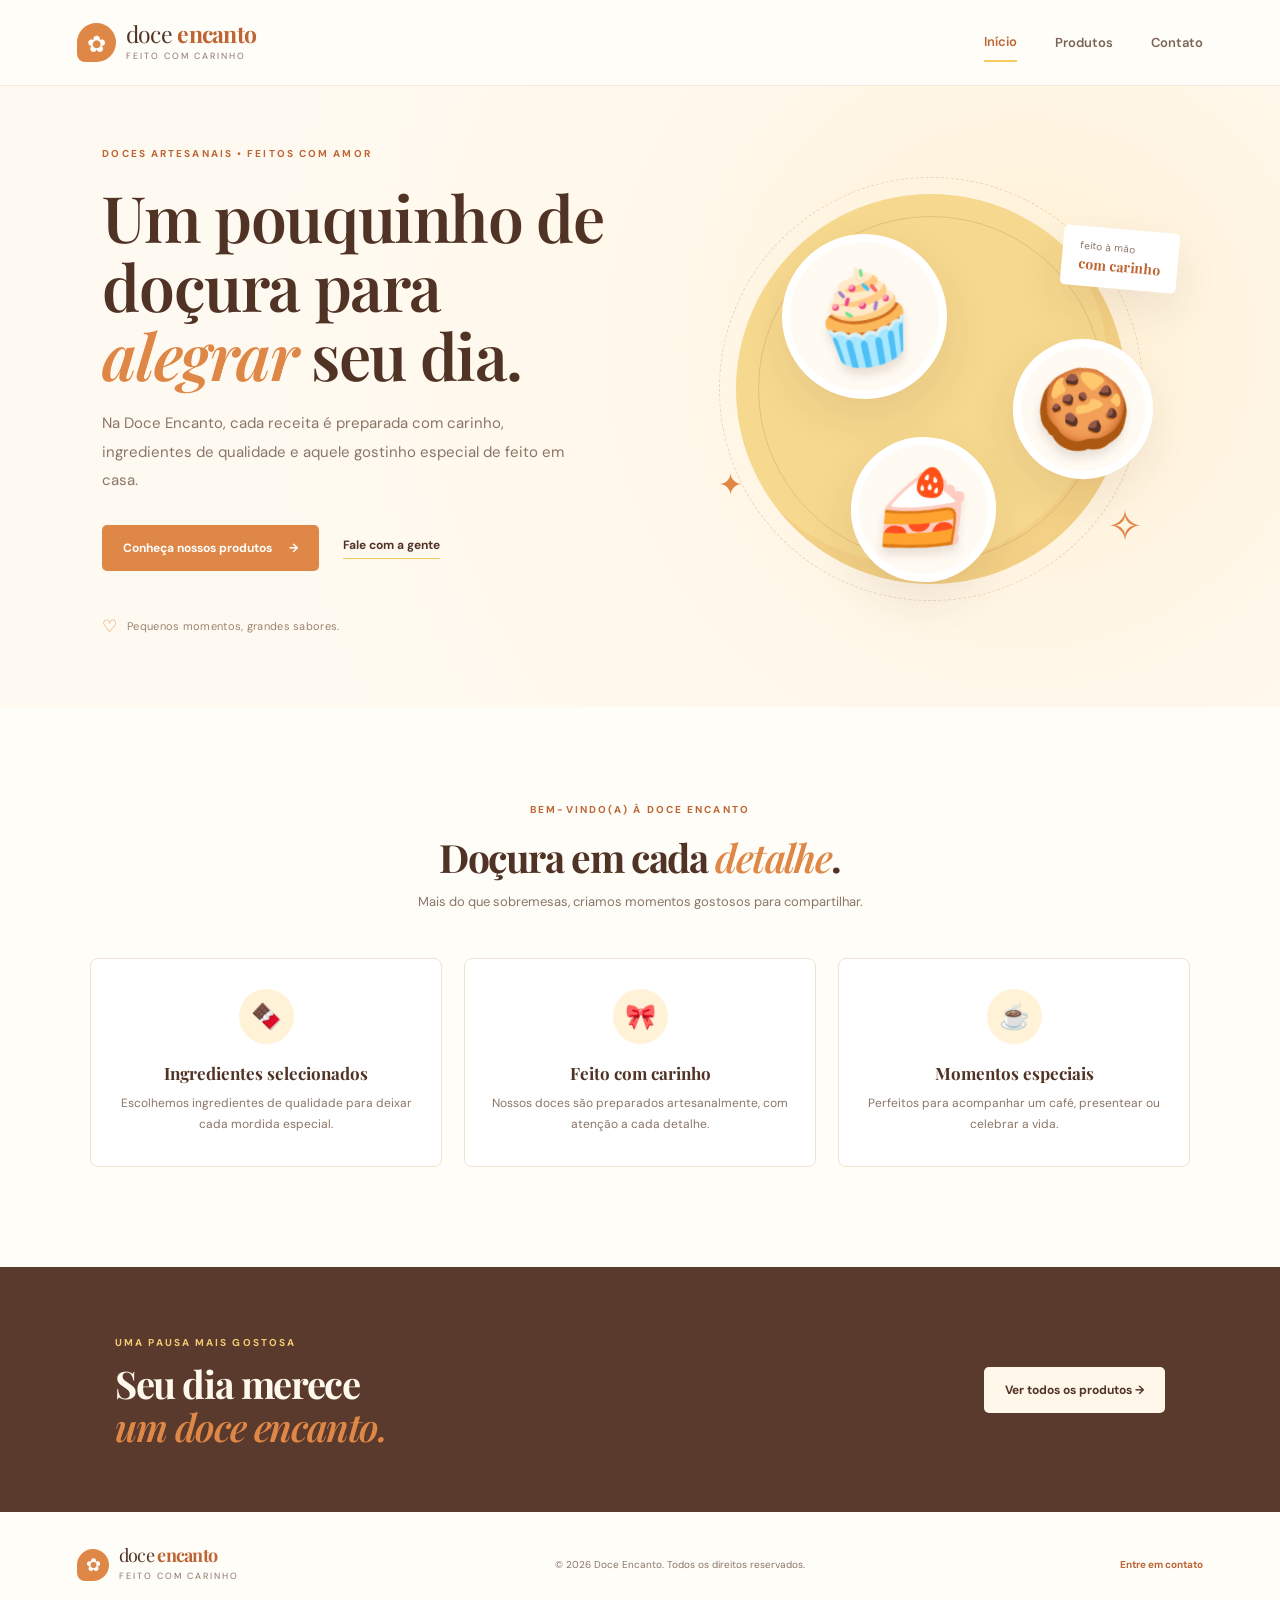
<file: index.html>
<!DOCTYPE html>
<html lang="pt-BR">
<head>
  <meta charset="UTF-8">
  <meta name="viewport" content="width=device-width, initial-scale=1.0">
  <meta name="description" content="Doce Encanto: doces artesanais feitos com carinho.">
  <title>Doce Encanto | Início</title>
  <link rel="preconnect" href="https://fonts.googleapis.com">
  <link rel="preconnect" href="https://fonts.gstatic.com" crossorigin>
  <link href="https://fonts.googleapis.com/css2?family=DM+Sans:wght@400;500;600;700&family=Playfair+Display:wght@600;700&display=swap" rel="stylesheet">
  <link rel="stylesheet" href="style.css">
  <script src="script.js" defer></script>
</head>
<body>
  <header class="site-header">
    <a class="logo" href="index.html"><span class="logo-mark">✿</span><span>doce <strong>encanto</strong><small>feito com carinho</small></span></a>
    <button class="menu-toggle" aria-label="Abrir menu" aria-expanded="false">☰</button>
    <nav class="nav">
      <a class="active" href="index.html">Início</a>
      <a href="produtos.html">Produtos</a>
      <a href="contato.html">Contato</a>
    </nav>
  </header>

  <main>
    <section class="hero">
      <div class="hero-copy">
        <span class="eyebrow">DOCES ARTESANAIS • FEITOS COM AMOR</span>
        <h1>Um pouquinho de doçura para <em>alegrar</em> seu dia.</h1>
        <p>Na Doce Encanto, cada receita é preparada com carinho, ingredientes de qualidade e aquele gostinho especial de feito em casa.</p>
        <div class="hero-actions">
          <a class="button button-primary" href="produtos.html">Conheça nossos produtos <span>→</span></a>
          <a class="text-link" href="contato.html">Fale com a gente</a>
        </div>
        <div class="hero-note"><span>♡</span> Pequenos momentos, grandes sabores.</div>
      </div>
      <div class="hero-art" aria-label="Ilustração de doces artesanais">
        <div class="art-circle"></div>
        <div class="floating-tag">feito à mão<br><strong>com carinho</strong></div>
        <div class="dessert dessert-cupcake"><span>🧁</span></div>
        <div class="dessert dessert-cookie"><span>🍪</span></div>
        <div class="dessert dessert-cake"><span>🍰</span></div>
        <div class="sparkle sparkle-one">✦</div><div class="sparkle sparkle-two">✧</div>
      </div>
    </section>

    <section class="intro section-wrap">
      <div class="section-heading">
        <span class="eyebrow">BEM-VINDO(A) À DOCE ENCANTO</span>
        <h2>Doçura em cada <em>detalhe</em>.</h2>
        <p>Mais do que sobremesas, criamos momentos gostosos para compartilhar.</p>
      </div>
      <div class="values-grid">
        <article class="value-card"><span class="value-icon">🍫</span><h3>Ingredientes selecionados</h3><p>Escolhemos ingredientes de qualidade para deixar cada mordida especial.</p></article>
        <article class="value-card"><span class="value-icon">🎀</span><h3>Feito com carinho</h3><p>Nossos doces são preparados artesanalmente, com atenção a cada detalhe.</p></article>
        <article class="value-card"><span class="value-icon">☕</span><h3>Momentos especiais</h3><p>Perfeitos para acompanhar um café, presentear ou celebrar a vida.</p></article>
      </div>
    </section>

    <section class="highlight">
      <div><span class="eyebrow">UMA PAUSA MAIS GOSTOSA</span><h2>Seu dia merece<br><em>um doce encanto.</em></h2></div>
      <a class="button button-light" href="produtos.html">Ver todos os produtos →</a>
    </section>
  </main>

  <footer class="footer"><a class="logo logo-footer" href="index.html"><span class="logo-mark">✿</span><span>doce <strong>encanto</strong><small>feito com carinho</small></span></a><p>© <span class="year"></span> Doce Encanto. Todos os direitos reservados.</p><a href="contato.html">Entre em contato</a></footer>
</body>
</html>
</file>
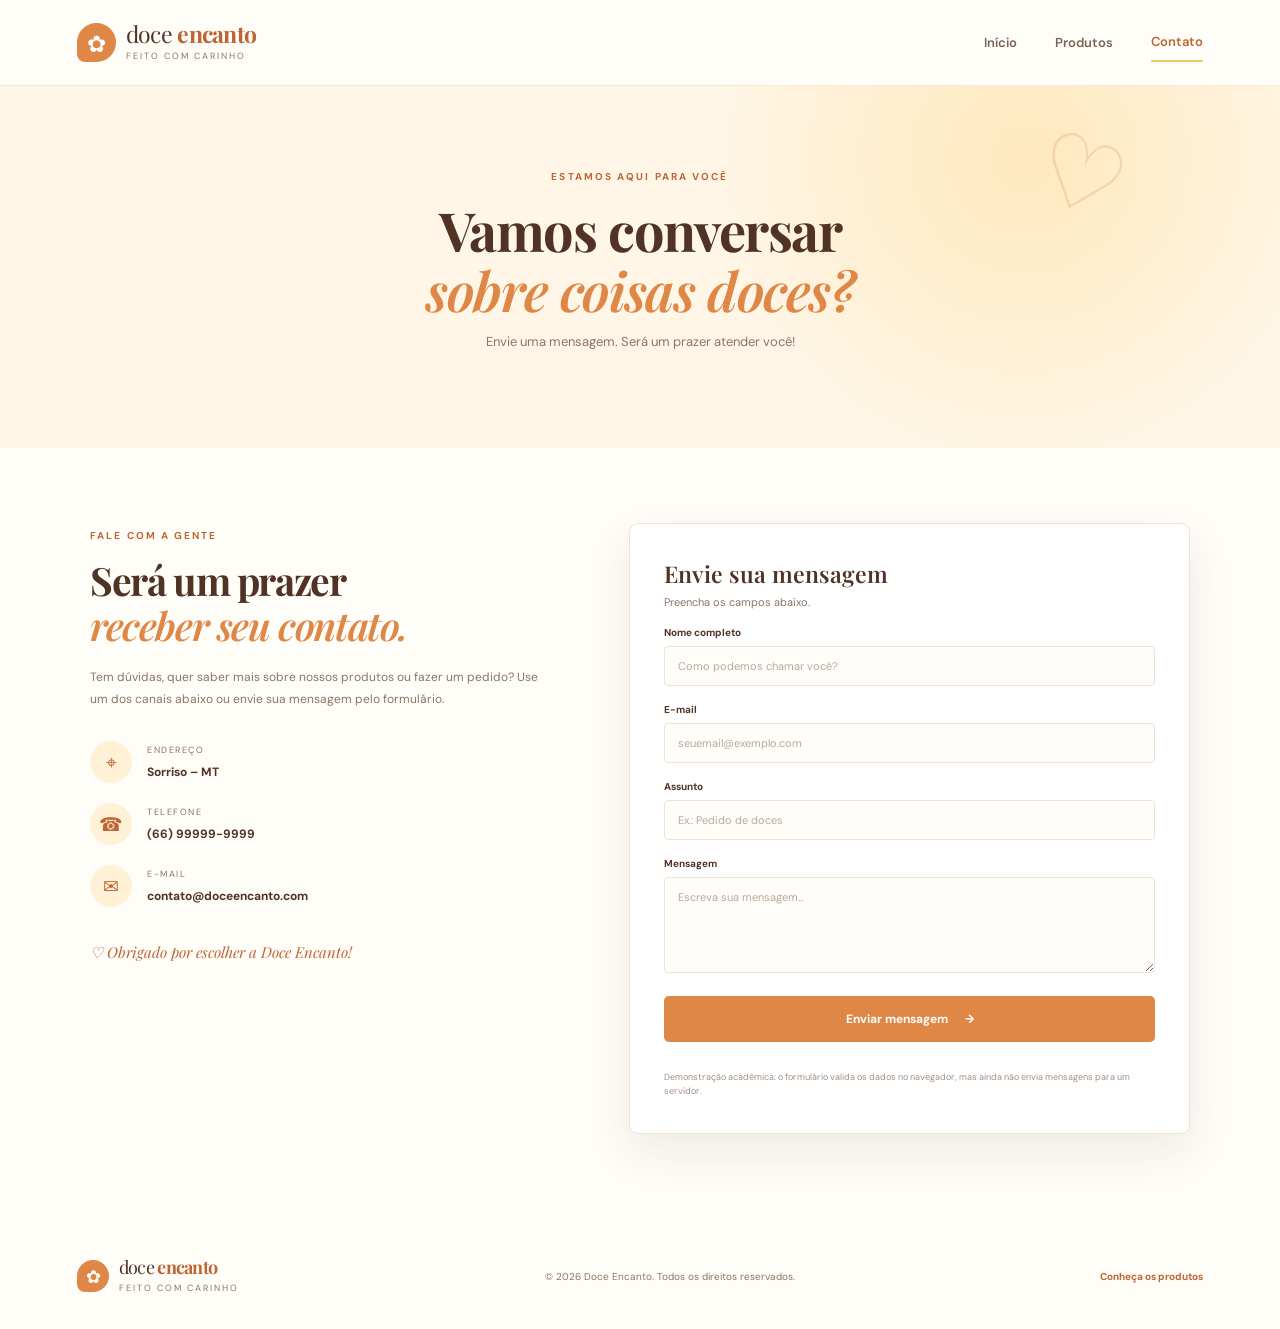
<file: contato.html>
<!DOCTYPE html>
<html lang="pt-BR">
<head>
  <meta charset="UTF-8">
  <meta name="viewport" content="width=device-width, initial-scale=1.0">
  <meta name="description" content="Entre em contato com a Doce Encanto.">
  <title>Doce Encanto | Contato</title>
  <link rel="preconnect" href="https://fonts.googleapis.com">
  <link rel="preconnect" href="https://fonts.gstatic.com" crossorigin>
  <link href="https://fonts.googleapis.com/css2?family=DM+Sans:wght@400;500;600;700&family=Playfair+Display:wght@600;700&display=swap" rel="stylesheet">
  <link rel="stylesheet" href="style.css">
  <script src="script.js" defer></script>
</head>
<body>
  <header class="site-header">
    <a class="logo" href="index.html"><span class="logo-mark">✿</span><span>doce <strong>encanto</strong><small>feito com carinho</small></span></a>
    <button class="menu-toggle" aria-label="Abrir menu" aria-expanded="false">☰</button>
    <nav class="nav"><a href="index.html">Início</a><a href="produtos.html">Produtos</a><a class="active" href="contato.html">Contato</a></nav>
  </header>

  <main>
    <section class="page-banner contact-banner">
      <span class="eyebrow">ESTAMOS AQUI PARA VOCÊ</span>
      <h1>Vamos conversar<br><em>sobre coisas doces?</em></h1>
      <p>Envie uma mensagem. Será um prazer atender você!</p>
      <span class="banner-decoration">♡</span>
    </section>

    <section class="section-wrap contact-layout">
      <div class="contact-details">
        <span class="eyebrow">FALE COM A GENTE</span>
        <h2>Será um prazer<br><em>receber seu contato.</em></h2>
        <p class="contact-intro">Tem dúvidas, quer saber mais sobre nossos produtos ou fazer um pedido? Use um dos canais abaixo ou envie sua mensagem pelo formulário.</p>
        <div class="contact-item"><span>⌖</span><div><small>ENDEREÇO</small><strong>Sorriso – MT</strong></div></div>
        <div class="contact-item"><span>☎</span><div><small>TELEFONE</small><strong>(66) 99999-9999</strong></div></div>
        <div class="contact-item"><span>✉</span><div><small>E-MAIL</small><strong>contato@doceencanto.com</strong></div></div>
        <div class="contact-note">♡ Obrigado por escolher a Doce Encanto!</div>
      </div>
      <form class="contact-form" id="contactForm">
        <h3>Envie sua mensagem</h3>
        <p>Preencha os campos abaixo.</p>
        <label for="name">Nome completo</label>
        <input id="name" name="name" type="text" placeholder="Como podemos chamar você?" required>
        <label for="email">E-mail</label>
        <input id="email" name="email" type="email" placeholder="seuemail@exemplo.com" required>
        <label for="subject">Assunto</label>
        <input id="subject" name="subject" type="text" placeholder="Ex.: Pedido de doces">
        <label for="message">Mensagem</label>
        <textarea id="message" name="message" rows="5" placeholder="Escreva sua mensagem..." required></textarea>
        <button class="button button-primary submit-button" type="submit">Enviar mensagem <span>→</span></button>
        <p class="form-feedback" id="formFeedback" role="status" aria-live="polite"></p>
        <small class="form-disclaimer">Demonstração acadêmica: o formulário valida os dados no navegador, mas ainda não envia mensagens para um servidor.</small>
      </form>
    </section>
  </main>

  <footer class="footer"><a class="logo logo-footer" href="index.html"><span class="logo-mark">✿</span><span>doce <strong>encanto</strong><small>feito com carinho</small></span></a><p>© <span class="year"></span> Doce Encanto. Todos os direitos reservados.</p><a href="produtos.html">Conheça os produtos</a></footer>
</body>
</html>
</file>
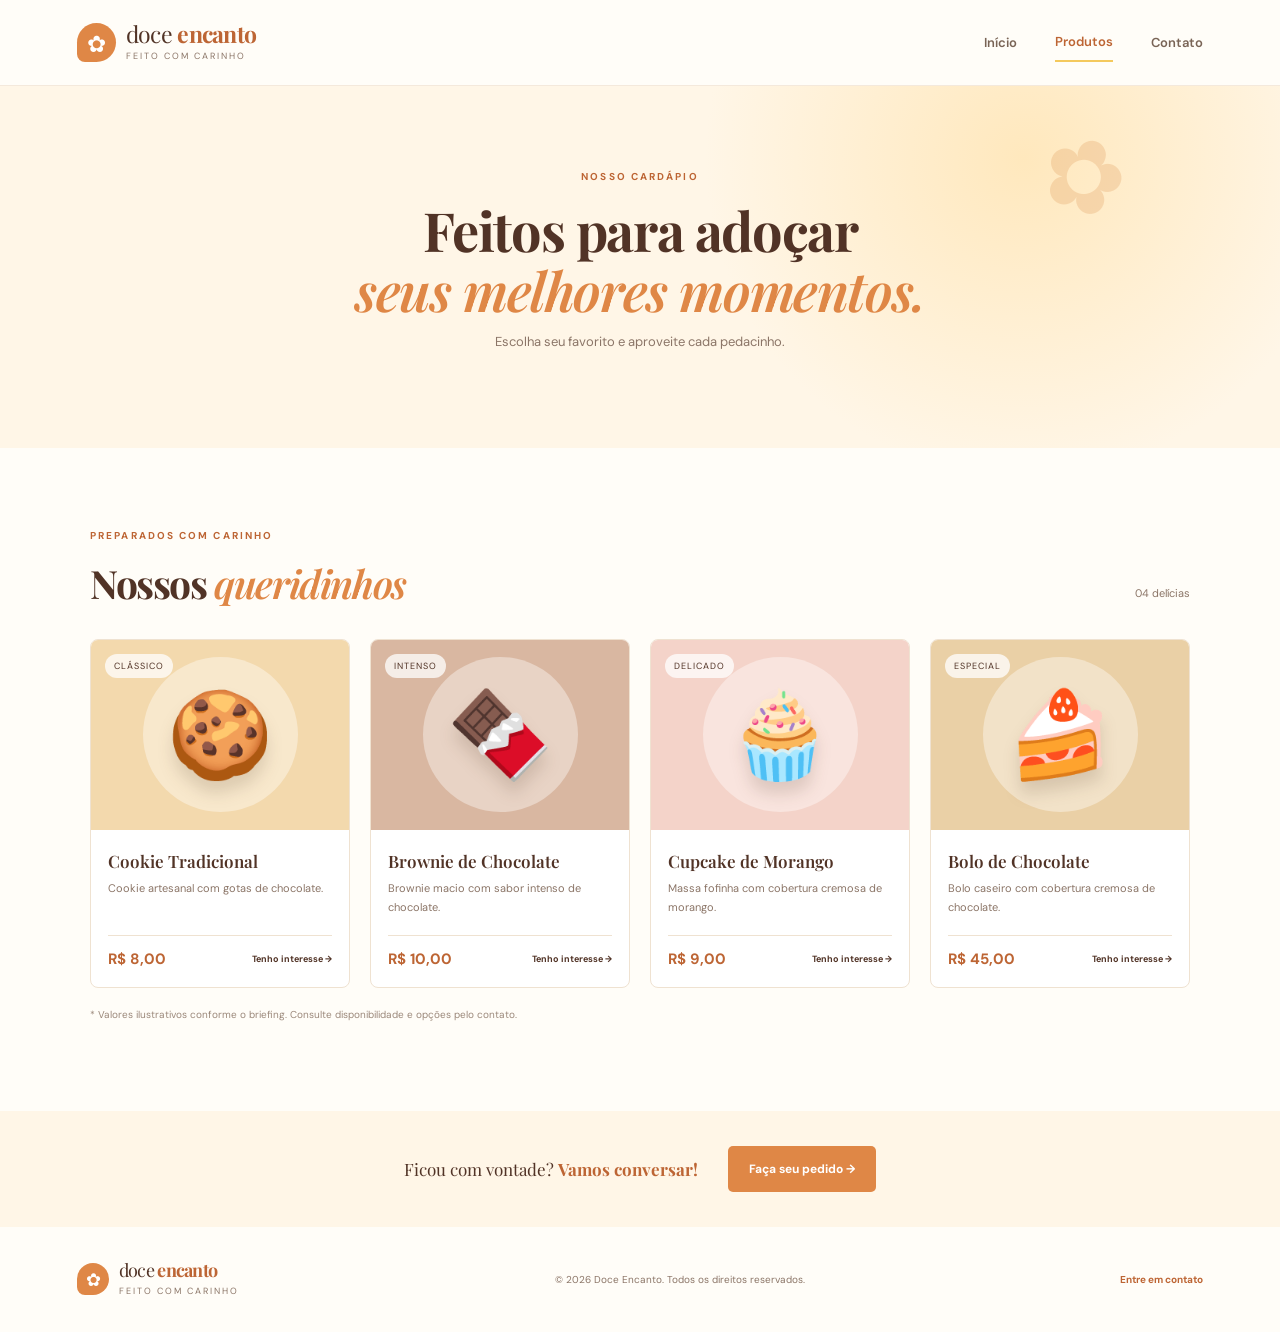
<file: produtos.html>
<!DOCTYPE html>
<html lang="pt-BR">
<head>
  <meta charset="UTF-8">
  <meta name="viewport" content="width=device-width, initial-scale=1.0">
  <meta name="description" content="Conheça os doces artesanais da Doce Encanto.">
  <title>Doce Encanto | Produtos</title>
  <link rel="preconnect" href="https://fonts.googleapis.com">
  <link rel="preconnect" href="https://fonts.gstatic.com" crossorigin>
  <link href="https://fonts.googleapis.com/css2?family=DM+Sans:wght@400;500;600;700&family=Playfair+Display:wght@600;700&display=swap" rel="stylesheet">
  <link rel="stylesheet" href="style.css">
  <script src="script.js" defer></script>
</head>
<body>
  <header class="site-header">
    <a class="logo" href="index.html"><span class="logo-mark">✿</span><span>doce <strong>encanto</strong><small>feito com carinho</small></span></a>
    <button class="menu-toggle" aria-label="Abrir menu" aria-expanded="false">☰</button>
    <nav class="nav"><a href="index.html">Início</a><a class="active" href="produtos.html">Produtos</a><a href="contato.html">Contato</a></nav>
  </header>

  <main>
    <section class="page-banner">
      <span class="eyebrow">NOSSO CARDÁPIO</span>
      <h1>Feitos para adoçar<br><em>seus melhores momentos.</em></h1>
      <p>Escolha seu favorito e aproveite cada pedacinho.</p>
      <span class="banner-decoration">✿</span>
    </section>

    <section class="section-wrap products-section">
      <div class="products-top"><div><span class="eyebrow">PREPARADOS COM CARINHO</span><h2>Nossos <em>queridinhos</em></h2></div><span class="product-count">04 delícias</span></div>
      <div class="product-grid">
        <article class="product-card">
          <div class="product-visual visual-cookie"><span>🍪</span><small>clássico</small></div>
          <div class="product-info"><h3>Cookie Tradicional</h3><p>Cookie artesanal com gotas de chocolate.</p><div class="product-bottom"><strong>R$ 8,00</strong><a class="order-link" href="contato.html?produto=Cookie%20Tradicional">Tenho interesse →</a></div></div>
        </article>
        <article class="product-card">
          <div class="product-visual visual-brownie"><span>🍫</span><small>intenso</small></div>
          <div class="product-info"><h3>Brownie de Chocolate</h3><p>Brownie macio com sabor intenso de chocolate.</p><div class="product-bottom"><strong>R$ 10,00</strong><a class="order-link" href="contato.html?produto=Brownie%20de%20Chocolate">Tenho interesse →</a></div></div>
        </article>
        <article class="product-card">
          <div class="product-visual visual-cupcake"><span>🧁</span><small>delicado</small></div>
          <div class="product-info"><h3>Cupcake de Morango</h3><p>Massa fofinha com cobertura cremosa de morango.</p><div class="product-bottom"><strong>R$ 9,00</strong><a class="order-link" href="contato.html?produto=Cupcake%20de%20Morango">Tenho interesse →</a></div></div>
        </article>
        <article class="product-card">
          <div class="product-visual visual-cake"><span>🍰</span><small>especial</small></div>
          <div class="product-info"><h3>Bolo de Chocolate</h3><p>Bolo caseiro com cobertura cremosa de chocolate.</p><div class="product-bottom"><strong>R$ 45,00</strong><a class="order-link" href="contato.html?produto=Bolo%20de%20Chocolate">Tenho interesse →</a></div></div>
        </article>
      </div>
      <p class="menu-observation">* Valores ilustrativos conforme o briefing. Consulte disponibilidade e opções pelo contato.</p>
    </section>
    <section class="mini-cta"><p>Ficou com vontade? <strong>Vamos conversar!</strong></p><a class="button button-primary" href="contato.html">Faça seu pedido →</a></section>
  </main>

  <footer class="footer"><a class="logo logo-footer" href="index.html"><span class="logo-mark">✿</span><span>doce <strong>encanto</strong><small>feito com carinho</small></span></a><p>© <span class="year"></span> Doce Encanto. Todos os direitos reservados.</p><a href="contato.html">Entre em contato</a></footer>
</body>
</html>
</file>
<file: style.css>
/* Estilos gerais da Doce Encanto */
:root {
  --cream: #fffaf1;
  --paper: #fffdf8;
  --yellow: #f4c95d;
  --orange: #df8746;
  --orange-dark: #bd6534;
  --brown: #513326;
  --muted: #8b7567;
  --line: #efe2d1;
  --shadow: 0 18px 45px rgba(83, 49, 30, .09);
}
* { box-sizing: border-box; }
html { scroll-behavior: smooth; }
body { margin: 0; background: var(--paper); color: var(--brown); font-family: "DM Sans", sans-serif; }
a { color: inherit; text-decoration: none; }
.site-header { height: 86px; display: flex; align-items: center; justify-content: space-between; padding: 0 max(6%, calc((100% - 1180px)/2)); background: rgba(255,253,248,.96); border-bottom: 1px solid rgba(239,226,209,.7); position: relative; z-index: 5; }
.logo { display: inline-flex; align-items: center; gap: 10px; font-family: "Playfair Display", serif; font-size: 23px; line-height: .95; letter-spacing: -.7px; }
.logo strong { color: var(--orange-dark); }
.logo small { display: block; margin-top: 6px; color: var(--muted); font: 9px "DM Sans", sans-serif; letter-spacing: 2px; text-transform: uppercase; }
.logo-mark { display: grid; place-items: center; width: 39px; height: 39px; color: #fff; background: var(--orange); border-radius: 50% 50% 50% 8px; font-size: 23px; }
.nav { display: flex; align-items: center; gap: 38px; color: #796456; font-size: 13px; font-weight: 600; }
.nav a { padding: 10px 0; transition: color .2s; }
.nav a:hover, .nav a.active { color: var(--orange-dark); }
.nav a.active { border-bottom: 2px solid var(--yellow); }
.menu-toggle { display: none; border: 0; background: none; color: var(--brown); font-size: 25px; cursor: pointer; }
.hero { min-height: 565px; display: grid; grid-template-columns: 1.05fr .95fr; align-items: center; gap: 35px; padding: 55px max(8%, calc((100% - 1100px)/2)) 70px; background: radial-gradient(circle at 80% 42%, #fff0d3 0, #fff7e9 32%, #fffaf1 70%); overflow: hidden; }
.hero-copy { max-width: 540px; position: relative; z-index: 1; }
.eyebrow { color: var(--orange-dark); font-size: 10px; font-weight: 700; letter-spacing: 2.1px; }
h1, h2, h3, p { margin-top: 0; }
h1, h2 { font-family: "Playfair Display", serif; letter-spacing: -1.4px; }
.hero h1 { margin: 20px 0; font-size: clamp(43px, 5vw, 64px); line-height: 1.08; font-weight: 600; }
h1 em, h2 em { color: var(--orange); font-weight: 600; }
.hero-copy > p { max-width: 480px; color: var(--muted); font-size: 15px; line-height: 1.9; }
.hero-actions { display: flex; align-items: center; flex-wrap: wrap; gap: 24px; margin-top: 30px; }
.button { display: inline-flex; align-items: center; justify-content: center; gap: 17px; border: 0; border-radius: 5px; padding: 15px 21px; font: 700 12px "DM Sans", sans-serif; cursor: pointer; transition: transform .2s, box-shadow .2s; }
.button:hover { transform: translateY(-2px); box-shadow: 0 10px 22px rgba(100,57,30,.13); }
.button-primary { background: var(--orange); color: white; }
.button-primary:hover { background: var(--orange-dark); }
.text-link { color: var(--brown); font-size: 12px; font-weight: 700; border-bottom: 1px solid var(--yellow); padding-bottom: 5px; }
.hero-note { margin-top: 44px; color: #9b8372; font-size: 11px; letter-spacing: .3px; }
.hero-note span { color: var(--orange); font-size: 17px; vertical-align: -2px; margin-right: 6px; }
.hero-art { min-height: 410px; position: relative; display: grid; place-items: center; }
.art-circle { width: min(390px, 90%); aspect-ratio: 1; border-radius: 50%; background: #f6d88e; box-shadow: inset -18px -20px 0 rgba(219,151,67,.12); position: absolute; }
.art-circle:before, .art-circle:after { content: ""; position: absolute; border: 1px solid rgba(184,116,58,.25); border-radius: 50%; inset: 22px; }
.art-circle:after { inset: -17px; border-style: dashed; }
.dessert { position: absolute; display: grid; place-items: center; background: #fffaf2; border: 8px solid #fff; border-radius: 50%; box-shadow: var(--shadow); }
.dessert span { filter: drop-shadow(0 7px 4px rgba(70,40,20,.12)); }
.dessert-cupcake { width: 165px; height: 165px; top: 50px; left: 20%; transform: rotate(-10deg); }
.dessert-cupcake span { font-size: 92px; }
.dessert-cookie { width: 140px; height: 140px; right: 5%; top: 155px; transform: rotate(12deg); }
.dessert-cookie span { font-size: 78px; }
.dessert-cake { width: 145px; height: 145px; bottom: 12px; left: 34%; transform: rotate(8deg); }
.dessert-cake span { font-size: 78px; }
.floating-tag { position: absolute; right: 0; top: 45px; z-index: 2; padding: 12px 17px; background: white; border-radius: 5px; box-shadow: var(--shadow); color: var(--muted); font-size: 10px; line-height: 1.5; transform: rotate(5deg); }
.floating-tag strong { color: var(--orange-dark); font-family: "Playfair Display", serif; font-size: 14px; }
.sparkle { position: absolute; color: var(--orange); font-size: 30px; }
.sparkle-one { left: 7%; bottom: 90px; }.sparkle-two { right: 7%; bottom: 40px; font-size: 43px; }
.section-wrap { width: min(1100px, 86%); margin: auto; }
.intro { padding-top: 90px; padding-bottom: 100px; }
.section-heading { text-align: center; }
.section-heading h2, .products-top h2, .contact-details h2 { font-size: 39px; margin: 13px 0 10px; }
.section-heading p { color: var(--muted); font-size: 13px; }
.values-grid { display: grid; grid-template-columns: repeat(3, 1fr); gap: 22px; margin-top: 48px; }
.value-card { padding: 30px 25px; text-align: center; border: 1px solid var(--line); border-radius: 8px; background: #fff; transition: transform .2s, box-shadow .2s; }
.value-card:hover, .product-card:hover { transform: translateY(-5px); box-shadow: var(--shadow); }
.value-icon { display: grid; place-items: center; width: 55px; height: 55px; margin: 0 auto 18px; border-radius: 50%; background: #fff2d6; font-size: 25px; }
.value-card h3 { font-family: "Playfair Display", serif; font-size: 17px; margin-bottom: 9px; }
.value-card p { margin: 0; color: var(--muted); font-size: 12px; line-height: 1.8; }
.highlight { min-height: 245px; padding: 48px max(8%, calc((100% - 1050px)/2)); display: flex; align-items: center; justify-content: space-between; gap: 25px; background: #593a2c; color: #fff8ed; }
.highlight .eyebrow { color: #f3cb72; }.highlight h2 { margin: 12px 0 0; font-size: 38px; line-height: 1.12; }
.button-light { background: #fff7e9; color: var(--brown); }
.footer { min-height: 105px; display: flex; align-items: center; justify-content: space-between; gap: 20px; padding: 25px max(6%, calc((100% - 1180px)/2)); background: #fffdf8; }
.logo-footer { font-size: 18px; }.logo-footer .logo-mark { width: 32px; height: 32px; font-size: 18px; }
.footer p, .footer > a:last-child { margin: 0; color: var(--muted); font-size: 10px; }
.footer > a:last-child { font-weight: 700; color: var(--orange-dark); }
.page-banner { position: relative; overflow: hidden; padding: 78px 7% 85px; text-align: center; background: radial-gradient(circle at 80% 20%, #ffe8bd, transparent 30%), #fff6e7; }
.page-banner h1 { margin: 15px 0 12px; font-size: clamp(39px, 5vw, 54px); line-height: 1.12; }
.page-banner p { color: var(--muted); font-size: 13px; }
.banner-decoration { position: absolute; right: 12%; top: 25px; color: rgba(218,139,69,.23); font-size: 100px; transform: rotate(20deg); }
.products-section { padding-top: 75px; padding-bottom: 80px; }
.products-top { display: flex; align-items: end; justify-content: space-between; margin-bottom: 30px; }
.products-top h2 { margin-bottom: 0; }
.product-count { color: var(--muted); font-size: 11px; padding-bottom: 9px; }
.product-grid { display: grid; grid-template-columns: repeat(4, 1fr); gap: 20px; }
.product-card { overflow: hidden; border: 1px solid var(--line); border-radius: 8px; background: white; transition: transform .2s, box-shadow .2s; }
.product-visual { min-height: 190px; display: grid; place-items: center; position: relative; overflow: hidden; }
.product-visual:before { content: ""; position: absolute; width: 155px; height: 155px; border-radius: 50%; background: rgba(255,255,255,.38); }
.product-visual > span { position: relative; font-size: 85px; filter: drop-shadow(0 12px 8px rgba(70,40,20,.15)); transition: transform .25s; }
.product-card:hover .product-visual > span { transform: scale(1.1) rotate(-5deg); }
.product-visual small { position: absolute; top: 14px; left: 14px; padding: 6px 9px; border-radius: 20px; background: rgba(255,255,255,.75); color: var(--brown); font-size: 9px; text-transform: uppercase; letter-spacing: 1px; }
.visual-cookie { background: #f3d9ad; }.visual-brownie { background: #d9b7a1; }.visual-cupcake { background: #f4d3c9; }.visual-cake { background: #ead0a6; }
.product-info { padding: 20px 17px 18px; }
.product-info h3 { font: 600 17px "Playfair Display", serif; margin-bottom: 7px; }
.product-info p { min-height: 39px; margin-bottom: 17px; color: var(--muted); font-size: 11px; line-height: 1.7; }
.product-bottom { display: flex; align-items: center; justify-content: space-between; gap: 7px; border-top: 1px solid var(--line); padding-top: 13px; }
.product-bottom strong { color: var(--orange-dark); font-size: 15px; }
.order-link { color: var(--brown); font-size: 9px; font-weight: 700; }
.order-link:hover { color: var(--orange-dark); }
.menu-observation { margin-top: 20px; color: #9b887a; font-size: 10px; }
.mini-cta { display: flex; align-items: center; justify-content: center; gap: 30px; padding: 35px 6%; background: #fff6e7; }
.mini-cta p { margin: 0; font: 17px "Playfair Display", serif; }
.mini-cta strong { color: var(--orange-dark); }
.contact-layout { display: grid; grid-template-columns: .9fr 1.1fr; gap: 80px; padding-top: 75px; padding-bottom: 90px; align-items: start; }
.contact-details h2 { margin-top: 14px; line-height: 1.15; }
.contact-intro { margin: 18px 0 30px; color: var(--muted); font-size: 12px; line-height: 1.9; }
.contact-item { display: flex; align-items: center; gap: 15px; margin: 20px 0; }
.contact-item > span { display: grid; place-items: center; width: 42px; height: 42px; flex: 0 0 42px; border-radius: 50%; background: #fff1d6; color: var(--orange-dark); font-size: 19px; }
.contact-item small { display: block; margin-bottom: 4px; color: var(--muted); font-size: 9px; letter-spacing: 1.5px; }
.contact-item strong { font-size: 12px; }
.contact-note { margin-top: 35px; color: var(--orange-dark); font: italic 15px "Playfair Display", serif; }
.contact-form { padding: 34px; border: 1px solid var(--line); border-radius: 9px; background: white; box-shadow: var(--shadow); }
.contact-form h3 { margin-bottom: 6px; font: 600 23px "Playfair Display", serif; }
.contact-form > p { color: var(--muted); font-size: 11px; }
.contact-form label { display: block; margin: 17px 0 7px; font-size: 10px; font-weight: 700; }
.contact-form input, .contact-form textarea { width: 100%; padding: 12px 13px; border: 1px solid var(--line); border-radius: 4px; outline: none; background: #fffdf9; color: var(--brown); font: 11px "DM Sans", sans-serif; resize: vertical; }
.contact-form input:focus, .contact-form textarea:focus { border-color: var(--orange); box-shadow: 0 0 0 3px rgba(223,135,70,.1); }
.contact-form input::placeholder, .contact-form textarea::placeholder { color: #b8a89c; }
.submit-button { width: 100%; margin-top: 18px; }
.form-feedback { min-height: 16px; margin: 12px 0 0 !important; color: #52804d !important; font-weight: 700; }
.form-disclaimer { display: block; color: #a18f82; font-size: 9px; line-height: 1.6; }
@media (max-width: 900px) {
  .hero { padding-left: 6%; padding-right: 6%; }
  .hero-art { transform: scale(.9); }
  .product-grid { grid-template-columns: repeat(2, 1fr); }
  .contact-layout { gap: 40px; }
}
@media (max-width: 650px) {
  .site-header { height: 72px; padding: 0 6%; }
  .menu-toggle { display: block; }
  .nav { display: none; position: absolute; top: 71px; left: 0; right: 0; padding: 15px 6% 20px; flex-direction: column; align-items: flex-start; gap: 8px; background: #fffdf8; border-bottom: 1px solid var(--line); }
  .nav.open { display: flex; }
  .nav a { width: 100%; }
  .hero { grid-template-columns: 1fr; padding: 65px 7% 35px; gap: 0; }
  .hero h1 { font-size: 46px; }
  .hero-art { min-height: 330px; transform: scale(.85); margin-top: -5px; }
  .dessert-cupcake { left: 12%; }.dessert-cookie { right: 2%; }.dessert-cake { left: 30%; }
  .intro { padding-top: 65px; padding-bottom: 70px; }
  .values-grid { grid-template-columns: 1fr; gap: 13px; margin-top: 30px; }
  .highlight { flex-direction: column; align-items: flex-start; padding: 42px 8%; }
  .footer { flex-direction: column; align-items: flex-start; padding: 28px 7%; }
  .page-banner { padding: 65px 7%; }
  .products-section { padding-top: 55px; }
  .products-top { align-items: flex-start; }
  .products-top h2 { font-size: 32px; }
  .product-grid { gap: 12px; }
  .product-visual { min-height: 145px; }
  .product-visual > span { font-size: 65px; }
  .product-info { padding: 15px 12px; }
  .product-info h3 { font-size: 15px; }
  .product-bottom { align-items: flex-start; flex-direction: column; }
  .mini-cta { flex-direction: column; gap: 15px; text-align: center; }
  .contact-layout { grid-template-columns: 1fr; gap: 35px; padding-top: 55px; padding-bottom: 65px; }
  .contact-form { padding: 24px 19px; }
}
</file>
